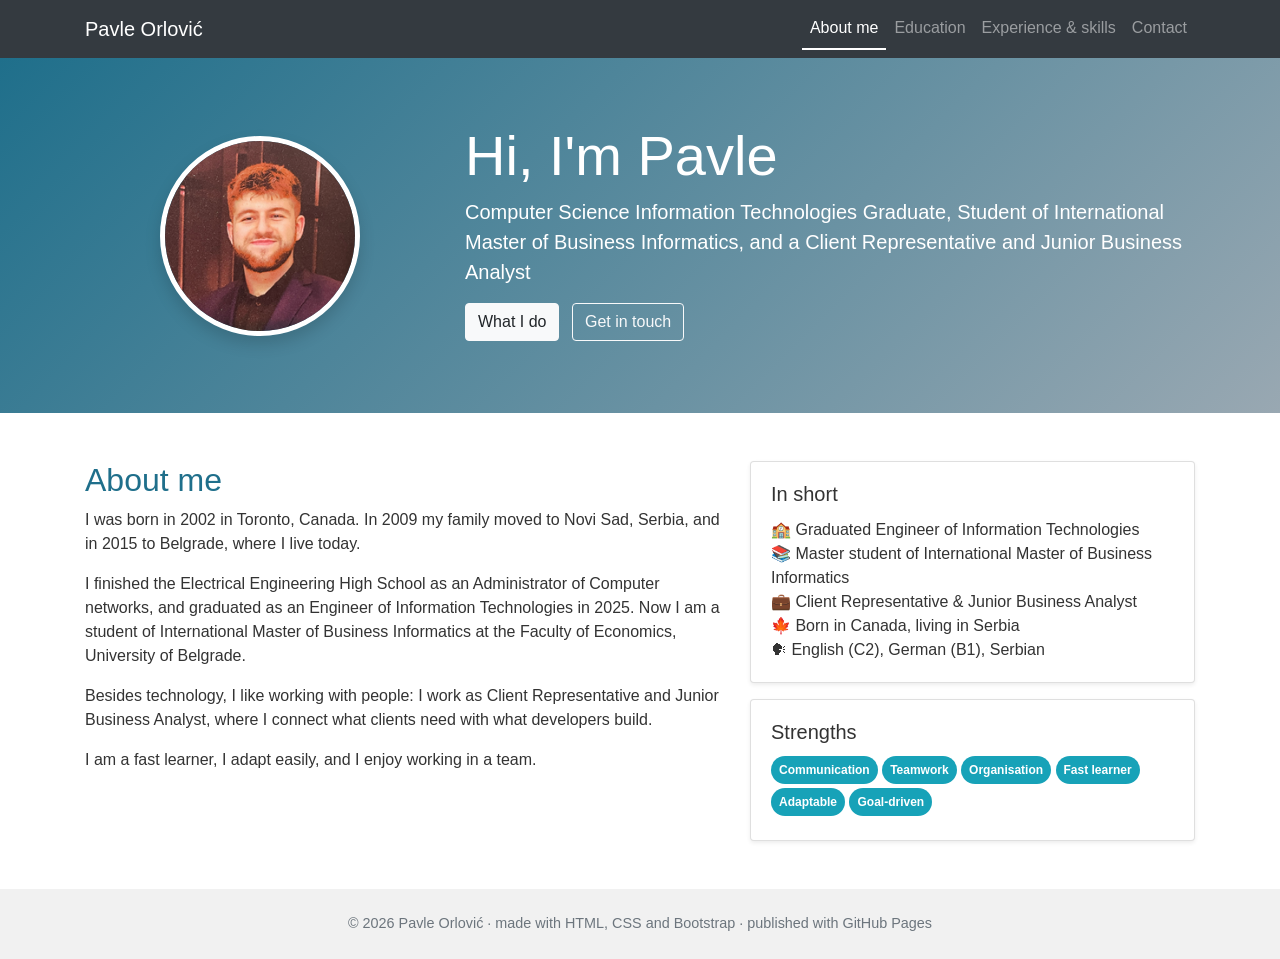
<file: index.html>
<!DOCTYPE html>
<html lang="en">

<head>
    <meta charset="utf-8">
    <meta name="viewport" content="width=device-width, initial-scale=1">
    <meta name="description" content="Pavle Orlović - personal web presentation">
    <title>Pavle Orlović</title>
    <link rel="stylesheet" href="https://maxcdn.bootstrapcdn.com/bootstrap/4.5.2/css/bootstrap.min.css">
    <link rel="stylesheet" href="css/style.css">
</head>

<body>
    <!-- the menu: the same on every page; on a narrow screen it folds into a button -->
    <nav class="navbar navbar-expand-md navbar-dark bg-dark">
        <div class="container">
            <a class="navbar-brand" href="index.html">Pavle Orlović</a>
            <button class="navbar-toggler" type="button" data-toggle="collapse" data-target="#menu">
                <span class="navbar-toggler-icon"></span>
            </button>
            <div class="collapse navbar-collapse" id="menu">
                <ul class="navbar-nav ml-auto">
                    <li class="nav-item"><a class="nav-link active" href="index.html">About me</a></li>
                    <li class="nav-item"><a class="nav-link" href="education.html">Education</a></li>
                    <li class="nav-item"><a class="nav-link" href="experience.html">Experience &amp; skills</a></li>
                    <li class="nav-item"><a class="nav-link" href="contact.html">Contact</a></li>
                </ul>
            </div>
        </div>
    </nav>

    <!-- the welcome area -->
    <header class="hero">
        <div class="container">
            <div class="row align-items-center">
                <div class="col-md-4 text-center mb-4 mb-md-0">
                    <img src="images/pavle.png" alt="Photo of Pavle Orlović" class="photo rounded-circle shadow">
                </div>
                <div class="col-md-8">
                    <h1 class="display-4">Hi, I'm Pavle</h1>
                    <p class="lead">
                        Computer Science Information Technologies Graduate, Student of International Master
                        of Business Informatics, and a Client Representative and Junior Business Analyst
                    </p>
                    <a href="experience.html" class="btn btn-light mr-2 mb-2">What I do</a>
                    <a href="contact.html" class="btn btn-outline-light mb-2">Get in touch</a>
                </div>
            </div>
        </div>
    </header>

    <main class="container mt-5">
        <div class="row">
            <div class="col-lg-7 mb-4">
                <h2>About me</h2>
                <p>
                    I was born in 2002 in Toronto, Canada. In 2009 my family moved to
                    Novi Sad, Serbia, and in 2015 to Belgrade, where I live today.
                </p>
                <p>
                    I finished the Electrical Engineering High School as an Administrator of Computer networks,
                    and graduated as an Engineer of Information Technologies in 2025.
                    Now I am a student of International Master of Business Informatics at the
                    Faculty of Economics, University of Belgrade.
                </p>
                <p>
                    Besides technology, I like working with people: I work as Client Representative and
                    Junior Business Analyst, where I connect what clients need with what developers build.
                </p>
                <p>
                    I am a fast learner, I adapt easily, and I enjoy working in a team.
                </p>
            </div>

            <!-- a few facts, as Bootstrap cards -->
            <div class="col-lg-5">
                <div class="card mb-3 shadow-sm">
                    <div class="card-body">
                        <h5 class="card-title">In short</h5>
                        <ul class="list-unstyled mb-0">
                            <li>&#127979; Graduated Engineer of Information Technologies</li>
                            <li>&#128218; Master student of International Master of Business Informatics</li>
                            <li>&#128188; Client Representative &amp; Junior Business Analyst</li>
                            <li>&#127809; Born in Canada, living in Serbia</li>
                            <li>&#128483; English (C2), German (B1), Serbian</li>
                        </ul>
                    </div>
                </div>
                <div class="card shadow-sm">
                    <div class="card-body">
                        <h5 class="card-title">Strengths</h5>
                        <span class="badge badge-pill badge-info p-2 mb-1">Communication</span>
                        <span class="badge badge-pill badge-info p-2 mb-1">Teamwork</span>
                        <span class="badge badge-pill badge-info p-2 mb-1">Organisation</span>
                        <span class="badge badge-pill badge-info p-2 mb-1">Fast learner</span>
                        <span class="badge badge-pill badge-info p-2 mb-1">Adaptable</span>
                        <span class="badge badge-pill badge-info p-2 mb-1">Goal-driven</span>
                    </div>
                </div>
            </div>
        </div>
    </main>

    <footer>
        <div class="container text-center text-muted">
            &copy; 2026 Pavle Orlović &middot; made with HTML, CSS and Bootstrap &middot; published with GitHub Pages
        </div>
    </footer>

    <!-- Bootstrap needs jQuery and Popper for the menu that folds on narrow screens -->
    <script src="https://ajax.googleapis.com/ajax/libs/jquery/3.5.1/jquery.min.js"></script>
    <script src="https://cdnjs.cloudflare.com/ajax/libs/popper.js/1.16.0/umd/popper.min.js"></script>
    <script src="https://maxcdn.bootstrapcdn.com/bootstrap/4.5.2/js/bootstrap.min.js"></script>
</body>

</html>
</file>
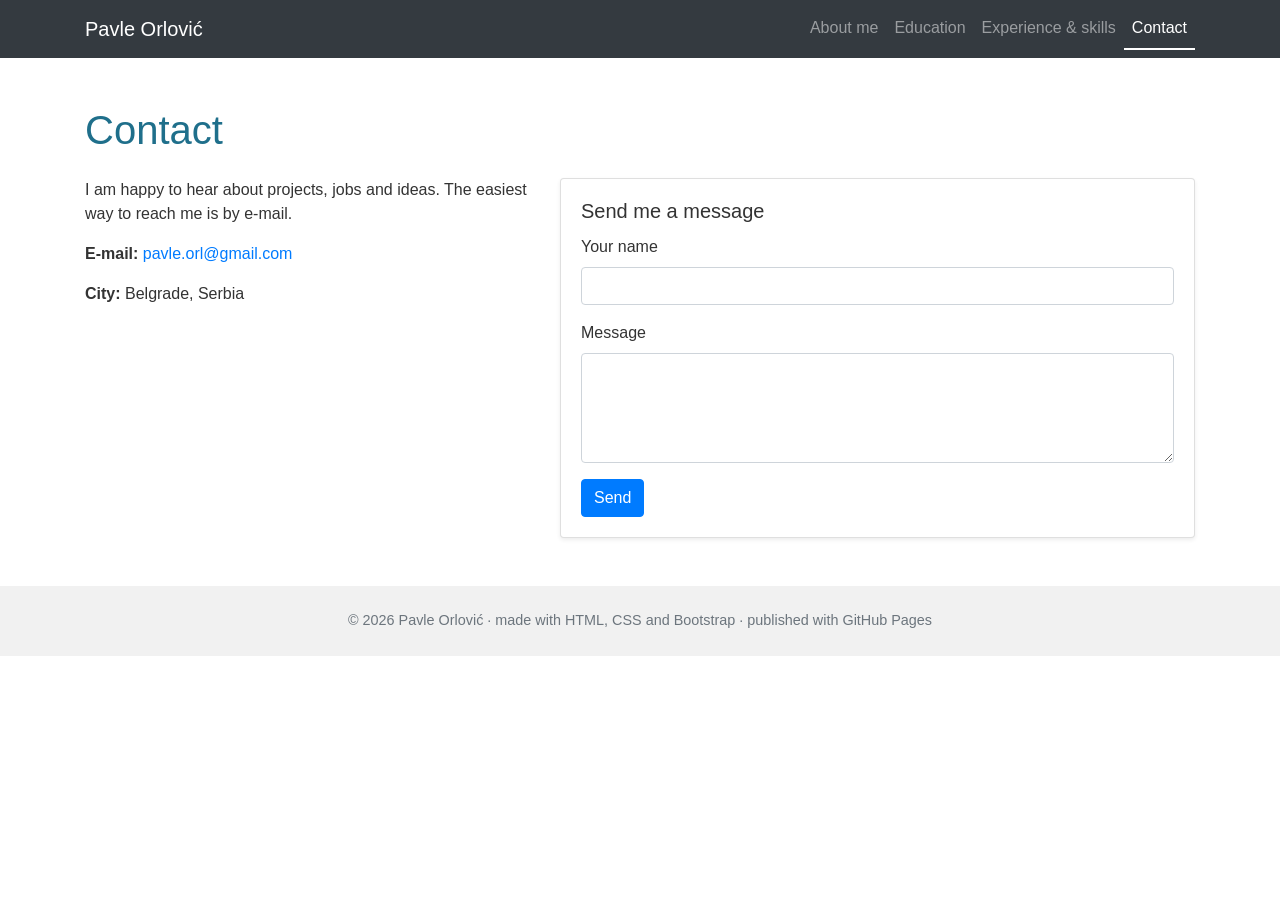
<file: contact.html>
<!DOCTYPE html>
<html lang="en">

<head>
    <meta charset="utf-8">
    <meta name="viewport" content="width=device-width, initial-scale=1">
    <title>Contact - Pavle Orlović</title>
    <link rel="stylesheet" href="https://maxcdn.bootstrapcdn.com/bootstrap/4.5.2/css/bootstrap.min.css">
    <link rel="stylesheet" href="css/style.css">
</head>

<body>
    <nav class="navbar navbar-expand-md navbar-dark bg-dark">
        <div class="container">
            <a class="navbar-brand" href="index.html">Pavle Orlović</a>
            <button class="navbar-toggler" type="button" data-toggle="collapse" data-target="#menu">
                <span class="navbar-toggler-icon"></span>
            </button>
            <div class="collapse navbar-collapse" id="menu">
                <ul class="navbar-nav ml-auto">
                    <li class="nav-item"><a class="nav-link" href="index.html">About me</a></li>
                    <li class="nav-item"><a class="nav-link" href="education.html">Education</a></li>
                    <li class="nav-item"><a class="nav-link" href="experience.html">Experience &amp; skills</a></li>
                    <li class="nav-item"><a class="nav-link active" href="contact.html">Contact</a></li>
                </ul>
            </div>
        </div>
    </nav>

    <main class="container mt-5">
        <h1 class="mb-4">Contact</h1>

        <div class="row">
            <div class="col-md-5 mb-4">
                <p>I am happy to hear about projects, jobs and ideas. The easiest way to reach me is by e-mail.</p>
                <p>
                    <strong>E-mail:</strong>
                    <a href="mailto:pavle.orl@gmail.com">pavle.orl@gmail.com</a>
                </p>
                <p><strong>City:</strong> Belgrade, Serbia</p>
            </div>

            <!--
                A form that opens the e-mail program of the visitor (action="mailto:...").
                A static site on GitHub Pages has no server of its own that could receive the form.
            -->
            <div class="col-md-7">
                <div class="card shadow-sm">
                    <div class="card-body">
                        <h5 class="card-title">Send me a message</h5>
                        <form action="mailto:pavle.orl@gmail.com" method="post" enctype="text/plain">
                            <div class="form-group">
                                <label for="name">Your name</label>
                                <input type="text" class="form-control" id="name" name="name" required>
                            </div>
                            <div class="form-group">
                                <label for="message">Message</label>
                                <textarea class="form-control" id="message" name="message" rows="4" required></textarea>
                            </div>
                            <button type="submit" class="btn btn-primary">Send</button>
                        </form>
                    </div>
                </div>
            </div>
        </div>
    </main>

    <footer>
        <div class="container text-center text-muted">
            &copy; 2026 Pavle Orlović &middot; made with HTML, CSS and Bootstrap &middot; published with GitHub Pages
        </div>
    </footer>

    <script src="https://ajax.googleapis.com/ajax/libs/jquery/3.5.1/jquery.min.js"></script>
    <script src="https://cdnjs.cloudflare.com/ajax/libs/popper.js/1.16.0/umd/popper.min.js"></script>
    <script src="https://maxcdn.bootstrapcdn.com/bootstrap/4.5.2/js/bootstrap.min.js"></script>
</body>

</html>
</file>
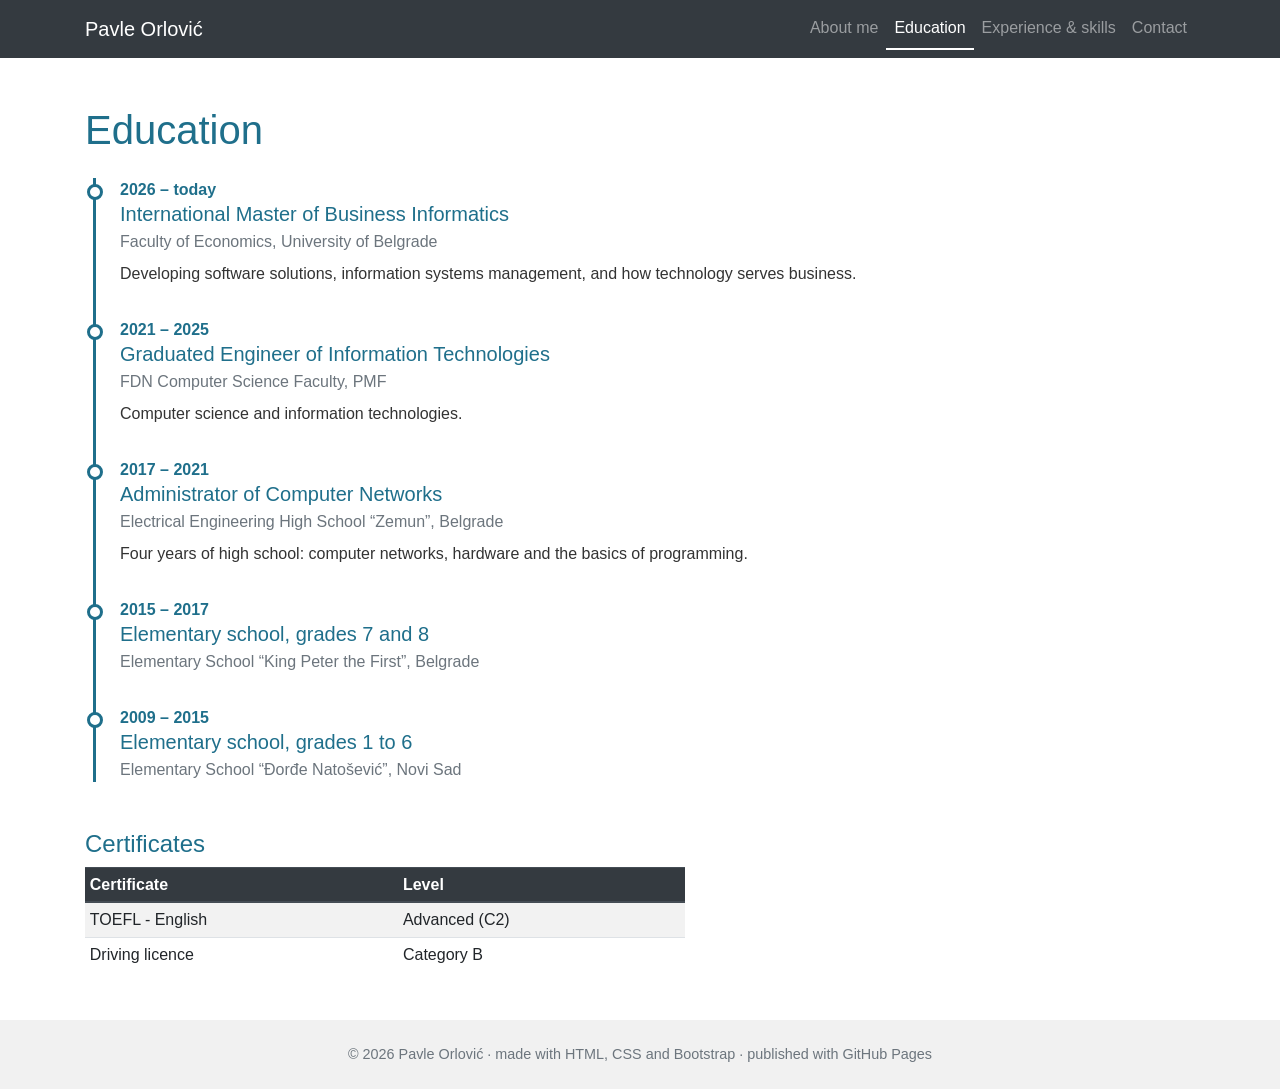
<file: education.html>
<!DOCTYPE html>
<html lang="en">

<head>
    <meta charset="utf-8">
    <meta name="viewport" content="width=device-width, initial-scale=1">
    <title>Education - Pavle Orlović</title>
    <link rel="stylesheet" href="https://maxcdn.bootstrapcdn.com/bootstrap/4.5.2/css/bootstrap.min.css">
    <link rel="stylesheet" href="css/style.css">
</head>

<body>
    <nav class="navbar navbar-expand-md navbar-dark bg-dark">
        <div class="container">
            <a class="navbar-brand" href="index.html">Pavle Orlović</a>
            <button class="navbar-toggler" type="button" data-toggle="collapse" data-target="#menu">
                <span class="navbar-toggler-icon"></span>
            </button>
            <div class="collapse navbar-collapse" id="menu">
                <ul class="navbar-nav ml-auto">
                    <li class="nav-item"><a class="nav-link" href="index.html">About me</a></li>
                    <li class="nav-item"><a class="nav-link active" href="education.html">Education</a></li>
                    <li class="nav-item"><a class="nav-link" href="experience.html">Experience &amp; skills</a></li>
                    <li class="nav-item"><a class="nav-link" href="contact.html">Contact</a></li>
                </ul>
            </div>
        </div>
    </nav>

    <main class="container mt-5">
        <h1 class="mb-4">Education</h1>

        <!-- a timeline: the newest first; the line and the dots are made in css/style.css -->
        <div class="timeline">
            <div class="timeline-item">
                <div class="years">2026 &ndash; today</div>
                <h3 class="h5 mb-1">International Master of Business Informatics</h3>
                <div class="text-muted mb-2">Faculty of Economics, University of Belgrade</div>
                <p>Developing software solutions, information systems management, and how technology serves business.</p>
            </div>

            <div class="timeline-item">
                <div class="years">2021 &ndash; 2025</div>
                <h3 class="h5 mb-1">Graduated Engineer of Information Technologies</h3>
                <div class="text-muted mb-2">FDN Computer Science Faculty, PMF</div>
                <p>Computer science and information technologies.</p>
            </div>

            <div class="timeline-item">
                <div class="years">2017 &ndash; 2021</div>
                <h3 class="h5 mb-1">Administrator of Computer Networks</h3>
                <div class="text-muted mb-2">Electrical Engineering High School &ldquo;Zemun&rdquo;, Belgrade</div>
                <p>Four years of high school: computer networks, hardware and the basics of programming.</p>
            </div>

            <div class="timeline-item">
                <div class="years">2015 &ndash; 2017</div>
                <h3 class="h5 mb-1">Elementary school, grades 7 and 8</h3>
                <div class="text-muted mb-2">Elementary School &ldquo;King Peter the First&rdquo;, Belgrade</div>
            </div>

            <div class="timeline-item">
                <div class="years">2009 &ndash; 2015</div>
                <h3 class="h5 mb-1">Elementary school, grades 1 to 6</h3>
                <div class="text-muted mb-2">Elementary School &ldquo;Đorđe Natošević&rdquo;, Novi Sad</div>
            </div>
        </div>

        <h2 class="h4 mt-5">Certificates</h2>
        <table class="table table-sm table-striped" style="max-width: 600px">
            <thead class="thead-dark">
                <tr>
                    <th>Certificate</th>
                    <th>Level</th>
                </tr>
            </thead>
            <tbody>
                <tr>
                    <td>TOEFL - English</td>
                    <td>Advanced (C2)</td>
                </tr>
                <tr>
                    <td>Driving licence</td>
                    <td>Category B</td>
                </tr>
            </tbody>
        </table>
    </main>

    <footer>
        <div class="container text-center text-muted">
            &copy; 2026 Pavle Orlović &middot; made with HTML, CSS and Bootstrap &middot; published with GitHub Pages
        </div>
    </footer>

    <script src="https://ajax.googleapis.com/ajax/libs/jquery/3.5.1/jquery.min.js"></script>
    <script src="https://cdnjs.cloudflare.com/ajax/libs/popper.js/1.16.0/umd/popper.min.js"></script>
    <script src="https://maxcdn.bootstrapcdn.com/bootstrap/4.5.2/js/bootstrap.min.js"></script>
</body>

</html>
</file>
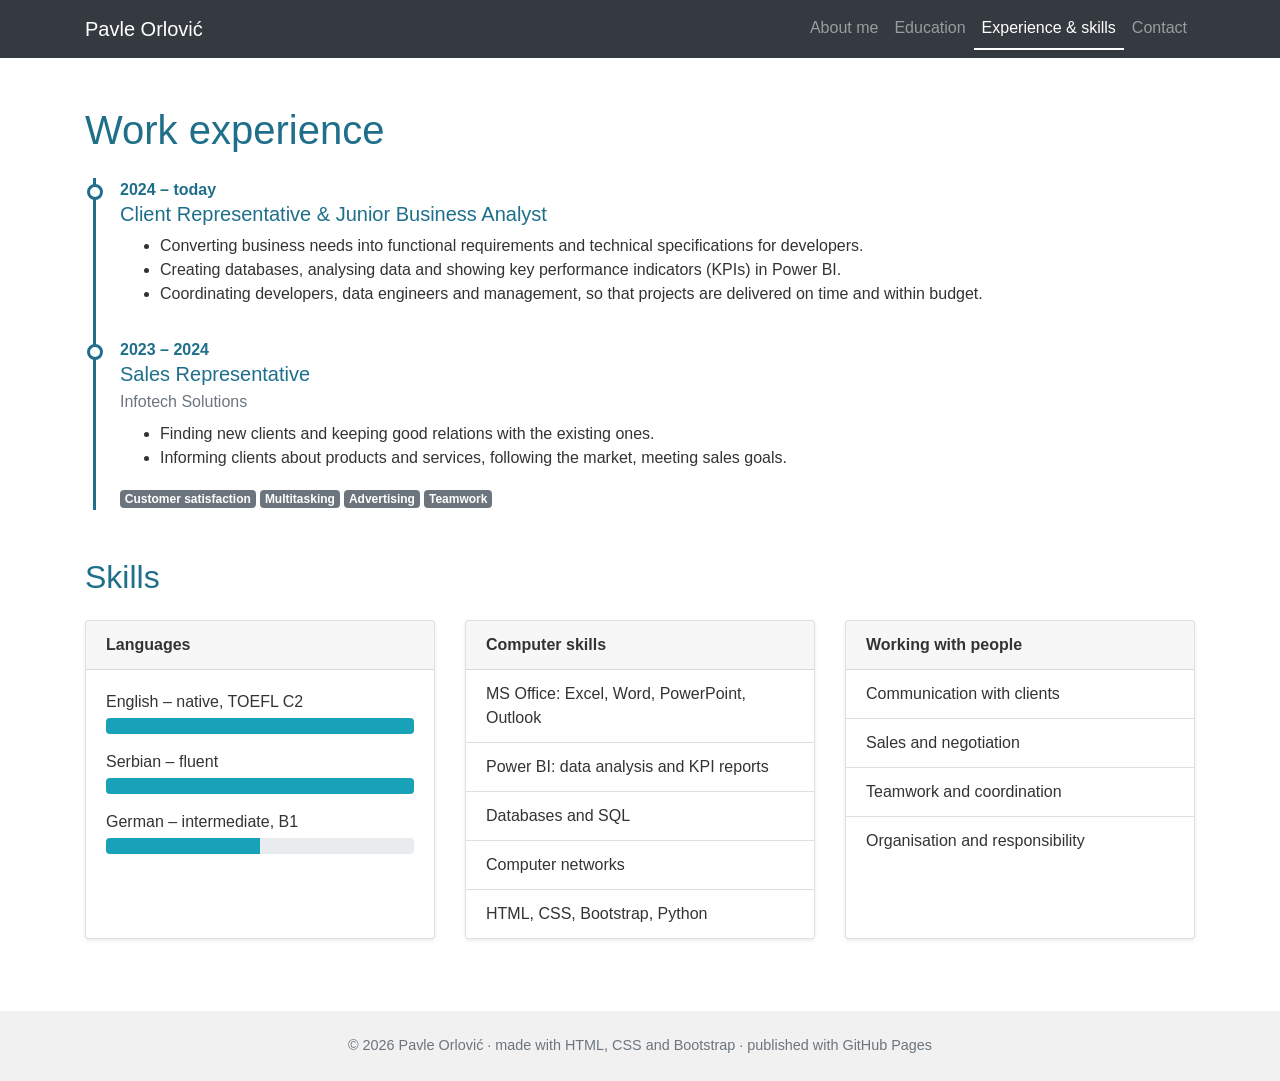
<file: experience.html>
<!DOCTYPE html>
<html lang="en">

<head>
    <meta charset="utf-8">
    <meta name="viewport" content="width=device-width, initial-scale=1">
    <title>Experience &amp; skills - Pavle Orlović</title>
    <link rel="stylesheet" href="https://maxcdn.bootstrapcdn.com/bootstrap/4.5.2/css/bootstrap.min.css">
    <link rel="stylesheet" href="css/style.css">
</head>

<body>
    <nav class="navbar navbar-expand-md navbar-dark bg-dark">
        <div class="container">
            <a class="navbar-brand" href="index.html">Pavle Orlović</a>
            <button class="navbar-toggler" type="button" data-toggle="collapse" data-target="#menu">
                <span class="navbar-toggler-icon"></span>
            </button>
            <div class="collapse navbar-collapse" id="menu">
                <ul class="navbar-nav ml-auto">
                    <li class="nav-item"><a class="nav-link" href="index.html">About me</a></li>
                    <li class="nav-item"><a class="nav-link" href="education.html">Education</a></li>
                    <li class="nav-item"><a class="nav-link active" href="experience.html">Experience &amp; skills</a></li>
                    <li class="nav-item"><a class="nav-link" href="contact.html">Contact</a></li>
                </ul>
            </div>
        </div>
    </nav>

    <main class="container mt-5">
        <h1 class="mb-4">Work experience</h1>

        <div class="timeline">
            <div class="timeline-item">
                <div class="years">2024 &ndash; today</div>
                <h3 class="h5 mb-2">Client Representative &amp; Junior Business Analyst</h3>
                <ul>
                    <li>Converting business needs into functional requirements and technical specifications for developers.</li>
                    <li>Creating databases, analysing data and showing key performance indicators (KPIs) in Power BI.</li>
                    <li>Coordinating developers, data engineers and management, so that projects are delivered on time and within budget.</li>
                </ul>
            </div>

            <div class="timeline-item">
                <div class="years">2023 &ndash; 2024</div>
                <h3 class="h5 mb-1">Sales Representative</h3>
                <div class="text-muted mb-2">Infotech Solutions</div>
                <ul>
                    <li>Finding new clients and keeping good relations with the existing ones.</li>
                    <li>Informing clients about products and services, following the market, meeting sales goals.</li>
                </ul>
                <span class="badge badge-secondary">Customer satisfaction</span>
                <span class="badge badge-secondary">Multitasking</span>
                <span class="badge badge-secondary">Advertising</span>
                <span class="badge badge-secondary">Teamwork</span>
            </div>
        </div>

        <h2 class="mt-5 mb-4">Skills</h2>
        <!-- the grid: three columns on a wide screen, one below the other on a phone -->
        <div class="row">
            <div class="col-md-4 mb-4">
                <div class="card h-100 shadow-sm">
                    <div class="card-header font-weight-bold">Languages</div>
                    <div class="card-body">
                        <p class="mb-1">English &ndash; native, TOEFL C2</p>
                        <div class="progress mb-3"><div class="progress-bar bg-info" style="width: 100%"></div></div>
                        <p class="mb-1">Serbian &ndash; fluent</p>
                        <div class="progress mb-3"><div class="progress-bar bg-info" style="width: 100%"></div></div>
                        <p class="mb-1">German &ndash; intermediate, B1</p>
                        <div class="progress"><div class="progress-bar bg-info" style="width: 50%"></div></div>
                    </div>
                </div>
            </div>
            <div class="col-md-4 mb-4">
                <div class="card h-100 shadow-sm">
                    <div class="card-header font-weight-bold">Computer skills</div>
                    <ul class="list-group list-group-flush">
                        <li class="list-group-item">MS Office: Excel, Word, PowerPoint, Outlook</li>
                        <li class="list-group-item">Power BI: data analysis and KPI reports</li>
                        <li class="list-group-item">Databases and SQL</li>
                        <li class="list-group-item">Computer networks</li>
                        <li class="list-group-item">HTML, CSS, Bootstrap, Python</li>
                    </ul>
                </div>
            </div>
            <div class="col-md-4 mb-4">
                <div class="card h-100 shadow-sm">
                    <div class="card-header font-weight-bold">Working with people</div>
                    <ul class="list-group list-group-flush">
                        <li class="list-group-item">Communication with clients</li>
                        <li class="list-group-item">Sales and negotiation</li>
                        <li class="list-group-item">Teamwork and coordination</li>
                        <li class="list-group-item">Organisation and responsibility</li>
                    </ul>
                </div>
            </div>
        </div>
    </main>

    <footer>
        <div class="container text-center text-muted">
            &copy; 2026 Pavle Orlović &middot; made with HTML, CSS and Bootstrap &middot; published with GitHub Pages
        </div>
    </footer>

    <script src="https://ajax.googleapis.com/ajax/libs/jquery/3.5.1/jquery.min.js"></script>
    <script src="https://cdnjs.cloudflare.com/ajax/libs/popper.js/1.16.0/umd/popper.min.js"></script>
    <script src="https://maxcdn.bootstrapcdn.com/bootstrap/4.5.2/js/bootstrap.min.js"></script>
</body>

</html>
</file>
<file: css/style.css>
/* My own styles - Bootstrap does most of the work, these are only additions */

:root {
    --accent: #1f6f8b;
}

body {
    font-family: "Segoe UI", Roboto, Arial, sans-serif;
    color: #333;
}

h1,
h2,
h3 {
    color: var(--accent);
}

/* the menu: the link of the page that is shown is underlined */
.navbar .nav-link.active {
    border-bottom: 2px solid #fff;
}

/* the big welcome area on the home page */
.hero {
    background: linear-gradient(135deg, #1f6f8b 0%, #99a8b2 100%);
    color: #fff;
    padding: 4rem 0;
}

.hero h1 {
    color: #fff;
    font-weight: 300;
}

.photo {
    width: 200px;
    height: 200px;
    object-fit: cover;
    border: 5px solid #fff;
}

/* the timeline on the pages Education and Experience */
.timeline {
    border-left: 3px solid var(--accent);
    padding-left: 1.5rem;
    margin-left: .5rem;
}

.timeline-item {
    position: relative;
    margin-bottom: 2rem;
}

/* the dot on the line, in front of every item */
.timeline-item::before {
    content: "";
    position: absolute;
    left: -2.05rem;
    top: .35rem;
    width: 1rem;
    height: 1rem;
    border-radius: 50%;
    background-color: #fff;
    border: 3px solid var(--accent);
}

.timeline-item .years {
    font-weight: bold;
    color: var(--accent);
}

footer {
    background-color: #f1f1f1;
    padding: 1.5rem 0;
    margin-top: 3rem;
    font-size: .9rem;
}
</file>
